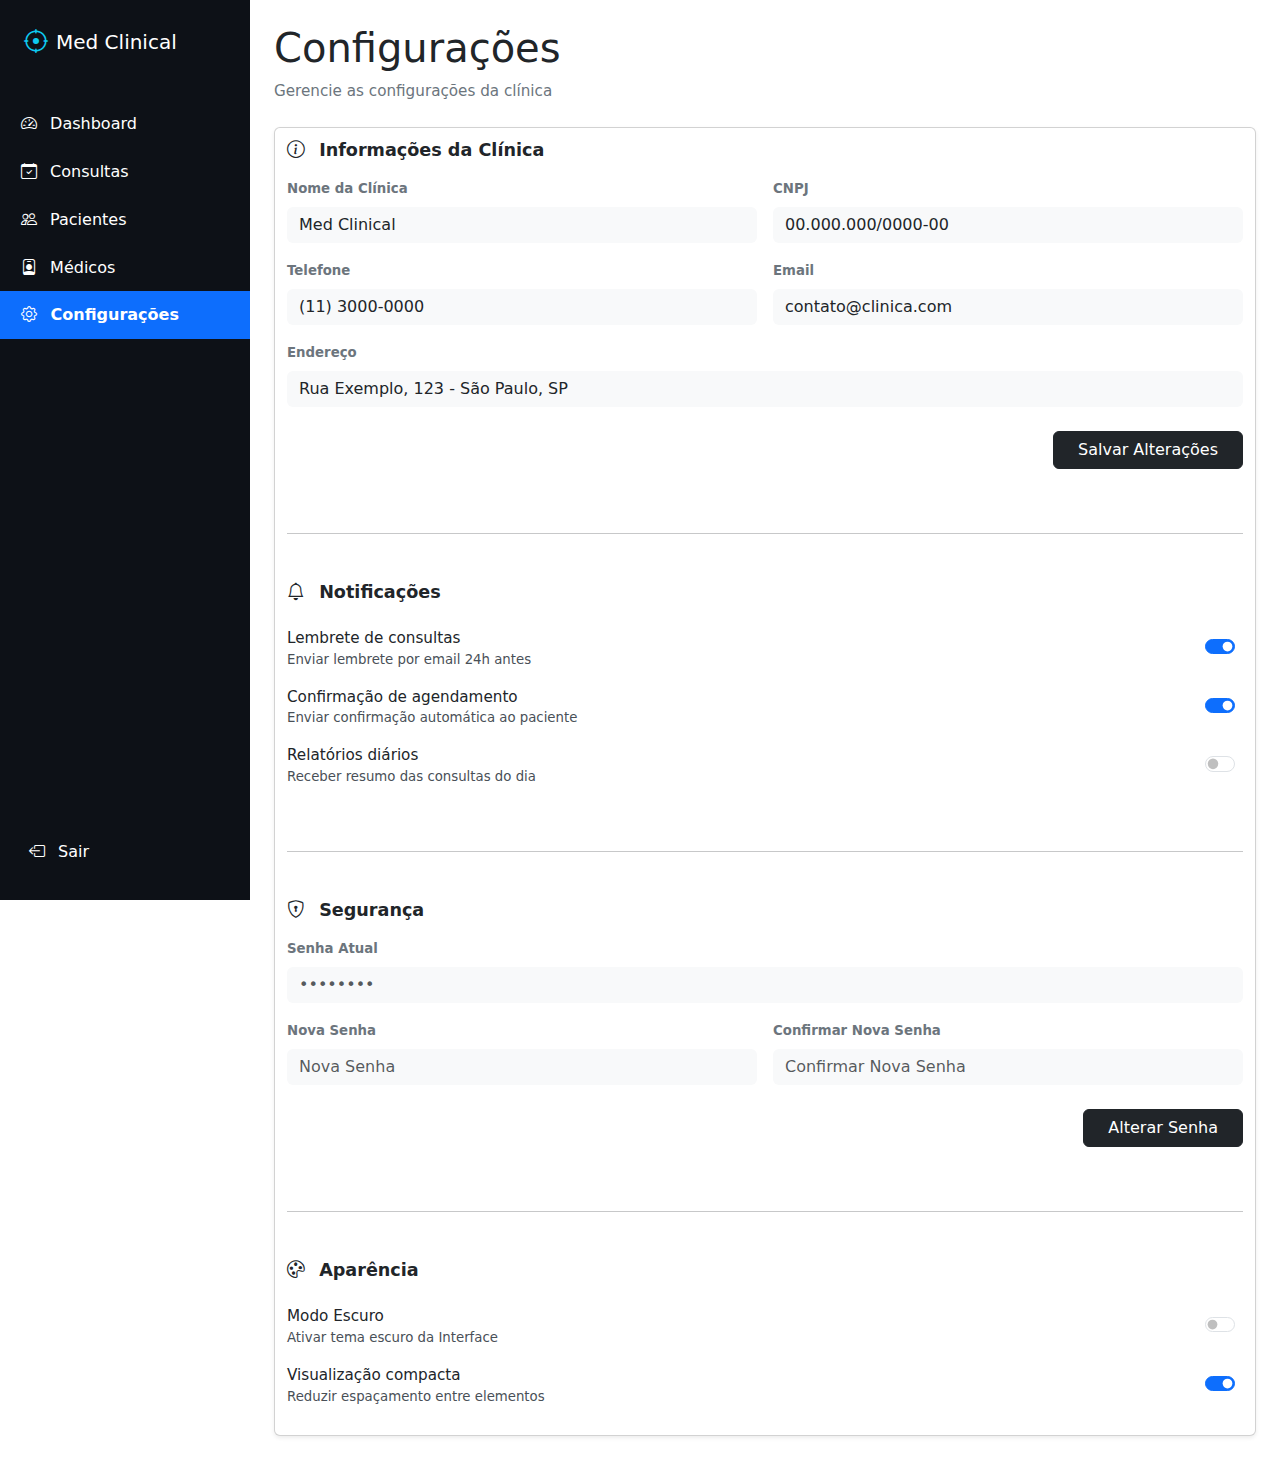
<file: configuracoes.html>
<!DOCTYPE html>
<html lang="pt-br"> 
<head>
    <meta charset="UTF-8">
    <meta name="viewport" content="width=device-width, initial-scale=1.0">
    <title>Med Clinical | Configurações</title>
    <link href="https://cdn.jsdelivr.net/npm/bootstrap@5.3.3/dist/css/bootstrap.min.css" rel="stylesheet">
    <link rel="stylesheet" href="https://cdn.jsdelivr.net/npm/bootstrap-icons@1.11.3/font/bootstrap-icons.min.css">
    <link rel="stylesheet" href="style.css"> 
</head>

<body>

    <div class="d-flex" id="wrapper">
        <div class="sidebar-wrapper bg-dark text-white d-flex flex-column" id="sidebar-wrapper">
            <div class="sidebar-heading p-4 mb-3 d-flex align-items-center">
                <i class="bi bi-crosshair text-info fs-4 me-2"></i>
                <h2 class="h5 mb-0">Med Clinical</h2>
            </div>
            
            <div class="list-group list-group-flush flex-grow-1" id="nav-menu">
                <a href="dashboard.html" class="list-group-item list-group-item-action py-3" data-page="dashboard">
                    <i class="bi bi-speedometer2 me-2"></i> Dashboard
                </a>
                <a href="consultas.html" class="list-group-item list-group-item-action py-3" data-page="consultas">
                    <i class="bi bi-calendar-check me-2"></i> Consultas
                </a>
                <a href="pacientes.html" class="list-group-item list-group-item-action py-3" data-page="pacientes">
                    <i class="bi bi-people me-2"></i> Pacientes
                </a>
                <a href="medicos.html" class="list-group-item list-group-item-action py-3" data-page="medicos">
                    <i class="bi bi-person-badge me-2"></i> Médicos
                </a>
                <a href="configuracoes.html" class="list-group-item list-group-item-action py-3 active" data-page="configuracoes">
                    <i class="bi bi-gear me-2"></i> Configurações
                </a>
            </div>

            <div class="mt-auto p-4">
                <a href="login.html" class="list-group-item list-group-item-action text-white-50">
                    <i class="bi bi-box-arrow-left me-2"></i> Sair
                </a>
            </div>
        </div>

        <div id="page-content-wrapper" class="flex-grow-1 p-4">
            
            <header class="mb-4">
                <h1 class="text-white">Configurações</h1>
                <p class="text-secondary">Gerencie as configurações da clínica</p>
            </header>

            <div class="card p-4 shadow-sm text-dark bg-white">
                
                <div class="mb-5">
                    <h5 class="fw-bold mb-3"><i class="bi bi-info-circle me-2"></i> Informações da Clínica</h5>
                    <form id="infoClinicaForm">
                        <div class="row g-3">
                            <div class="col-md-6">
                                <label for="nomeClinica" class="form-label small fw-bold text-muted">Nome da Clínica</label>
                                <input type="text" class="form-control bg-light border-0" id="nomeClinica" value="Med Clinical" disabled>
                            </div>
                            <div class="col-md-6">
                                <label for="cnpj" class="form-label small fw-bold text-muted">CNPJ</label>
                                <input type="text" class="form-control bg-light border-0" id="cnpj" value="00.000.000/0000-00" disabled>
                            </div>

                            <div class="col-md-6">
                                <label for="telefone" class="form-label small fw-bold text-muted">Telefone</label>
                                <input type="tel" class="form-control bg-light border-0" id="telefone" value="(11) 3000-0000">
                            </div>
                            <div class="col-md-6">
                                <label for="email" class="form-label small fw-bold text-muted">Email</label>
                                <input type="email" class="form-control bg-light border-0" id="email" value="contato@clinica.com">
                            </div>

                            <div class="col-12">
                                <label for="endereco" class="form-label small fw-bold text-muted">Endereço</label>
                                <input type="text" class="form-control bg-light border-0" id="endereco" value="Rua Exemplo, 123 - São Paulo, SP">
                            </div>
                        </div>
                        
                        <div class="d-flex justify-content-end mt-4">
                            <button type="submit" class="btn btn-dark px-4" id="salvarInfoClinica">Salvar Alterações</button>
                        </div>
                    </form>
                </div>

                <hr class="mb-5">

                <div class="mb-5">
                    <h5 class="fw-bold mb-4"><i class="bi bi-bell me-2"></i> Notificações</h5>
                    
                    <div class="row align-items-center mb-3">
                        <div class="col-md-10">
                            <label class="form-label fw-normal mb-0">Lembrete de consultas</label>
                            <p class="small text-muted mb-0">Enviar lembrete por email 24h antes</p>
                        </div>
                        <div class="col-md-2 d-flex justify-content-end">
                            <div class="form-check form-switch">
                                <input class="form-check-input" type="checkbox" role="switch" id="lembreteSwitch" checked>
                            </div>
                        </div>
                    </div>

                    <div class="row align-items-center mb-3">
                        <div class="col-md-10">
                            <label class="form-label fw-normal mb-0">Confirmação de agendamento</label>
                            <p class="small text-muted mb-0">Enviar confirmação automática ao paciente</p>
                        </div>
                        <div class="col-md-2 d-flex justify-content-end">
                            <div class="form-check form-switch">
                                <input class="form-check-input" type="checkbox" role="switch" id="confirmacaoSwitch" checked>
                            </div>
                        </div>
                    </div>

                    <div class="row align-items-center">
                        <div class="col-md-10">
                            <label class="form-label fw-normal mb-0">Relatórios diários</label>
                            <p class="small text-muted mb-0">Receber resumo das consultas do dia</p>
                        </div>
                        <div class="col-md-2 d-flex justify-content-end">
                            <div class="form-check form-switch">
                                <input class="form-check-input" type="checkbox" role="switch" id="relatoriosSwitch">
                            </div>
                        </div>
                    </div>
                </div>
                
                <hr class="mb-5">

                <div class="mb-5">
                    <h5 class="fw-bold mb-3"><i class="bi bi-shield-lock me-2"></i> Segurança</h5>
                    <form id="segurancaForm">
                        <div class="row g-3">
                            <div class="col-12">
                                <label for="senhaAtual" class="form-label small fw-bold text-muted">Senha Atual</label>
                                <input type="password" class="form-control bg-light border-0" id="senhaAtual" placeholder="••••••••" required>
                            </div>
                            <div class="col-md-6">
                                <label for="novaSenha" class="form-label small fw-bold text-muted">Nova Senha</label>
                                <input type="password" class="form-control bg-light border-0" id="novaSenha" placeholder="Nova Senha" required>
                            </div>
                            <div class="col-md-6">
                                <label for="confirmarSenha" class="form-label small fw-bold text-muted">Confirmar Nova Senha</label>
                                <input type="password" class="form-control bg-light border-0" id="confirmarSenha" placeholder="Confirmar Nova Senha" required>
                            </div>
                        </div>
                        
                        <div class="d-flex justify-content-end mt-4">
                            <button type="submit" class="btn btn-dark px-4" id="alterarSenha">Alterar Senha</button>
                        </div>
                    </form>
                </div>
                
                <hr class="mb-5">

                <div>
                    <h5 class="fw-bold mb-4"><i class="bi bi-palette me-2"></i> Aparência</h5>

                    <div class="row align-items-center mb-3">
                        <div class="col-md-10">
                            <label class="form-label fw-normal mb-0">Modo Escuro</label>
                            <p class="small text-muted mb-0">Ativar tema escuro da Interface</p>
                        </div>
                        <div class="col-md-2 d-flex justify-content-end">
                            <div class="form-check form-switch">
                                <input class="form-check-input" type="checkbox" role="switch" id="darkModeSwitch">
                            </div>
                        </div>
                    </div>

                    <div class="row align-items-center mb-3">
                        <div class="col-md-10">
                            <label class="form-label fw-normal mb-0">Visualização compacta</label>
                            <p class="small text-muted mb-0">Reduzir espaçamento entre elementos</p>
                        </div>
                        <div class="col-md-2 d-flex justify-content-end">
                            <div class="form-check form-switch">
                                <input class="form-check-input" type="checkbox" role="switch" id="compactViewSwitch" checked>
                            </div>
                        </div>
                    </div>
                </div>
            </div>

        </div>
    </div>
    
    <script src="https://code.jquery.com/jquery-3.7.1.min.js"></script>
    <script src="https://cdn.jsdelivr.net/npm/bootstrap@5.3.3/dist/js/bootstrap.bundle.min.js"></script>
    <script src="script.js"></script> 
</body>
</html>
</file>
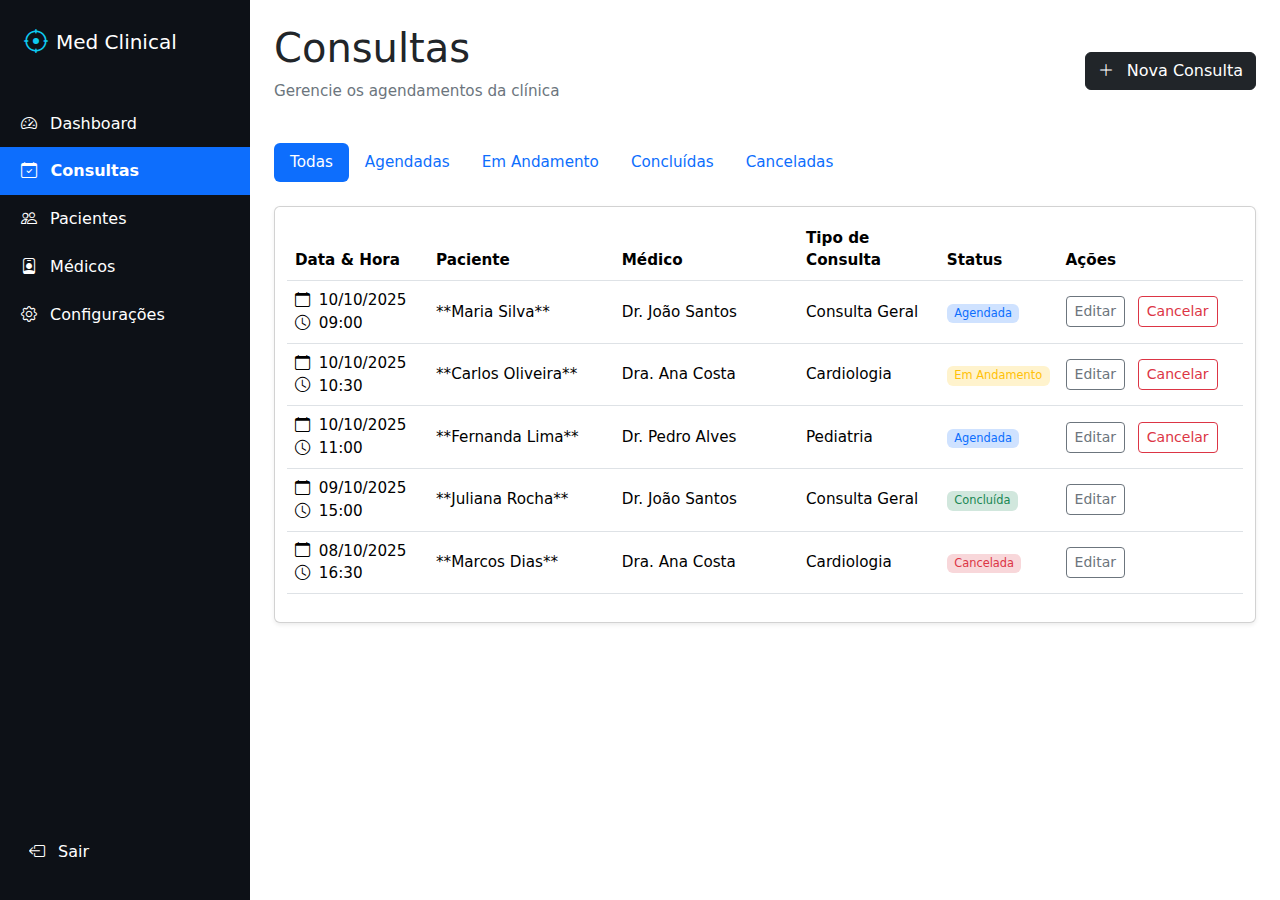
<file: consultas.html>
<!DOCTYPE html>
<html lang="pt-br"> 
<head>
    <meta charset="UTF-8">
    <meta name="viewport" content="width=device-width, initial-scale=1.0">
    <title>Med Clinical | Consultas</title>
    <link href="https://cdn.jsdelivr.net/npm/bootstrap@5.3.3/dist/css/bootstrap.min.css" rel="stylesheet">
    <link rel="stylesheet" href="https://cdn.jsdelivr.net/npm/bootstrap-icons@1.11.3/font/bootstrap-icons.min.css">
    <link rel="stylesheet" href="style.css"> 
</head>

<body>

    <div class="d-flex" id="wrapper">
        <div class="sidebar-wrapper bg-dark text-white d-flex flex-column" id="sidebar-wrapper">
            <div class="sidebar-heading p-4 mb-3 d-flex align-items-center">
                <i class="bi bi-crosshair text-info fs-4 me-2"></i>
                <h2 class="h5 mb-0">Med Clinical</h2>
            </div>
            
            <div class="list-group list-group-flush flex-grow-1" id="nav-menu">
                <a href="dashboard.html" class="list-group-item list-group-item-action py-3" data-page="dashboard">
                    <i class="bi bi-speedometer2 me-2"></i> Dashboard
                </a>
                <a href="consultas.html" class="list-group-item list-group-item-action py-3 active" data-page="consultas">
                    <i class="bi bi-calendar-check me-2"></i> Consultas
                </a>
                <a href="pacientes.html" class="list-group-item list-group-item-action py-3" data-page="pacientes">
                    <i class="bi bi-people me-2"></i> Pacientes
                </a>
                <a href="medicos.html" class="list-group-item list-group-item-action py-3" data-page="medicos">
                    <i class="bi bi-person-badge me-2"></i> Médicos
                </a>
                <a href="configuracoes.html" class="list-group-item list-group-item-action py-3" data-page="configuracoes">
                    <i class="bi bi-gear me-2"></i> Configurações
                </a>
            </div>

            <div class="mt-auto p-4">
                <a href="login.html" class="list-group-item list-group-item-action text-white-50">
                    <i class="bi bi-box-arrow-left me-2"></i> Sair
                </a>
            </div>
        </div>

        <div id="page-content-wrapper" class="flex-grow-1 p-4">
            
            <header class="d-flex justify-content-between align-items-center mb-4">
                <div>
                    <h1 class="text-white">Consultas</h1>
                    <p class="text-secondary">Gerencie os agendamentos da clínica</p>
                </div>
                <button class="btn btn-dark" data-bs-toggle="modal" data-bs-target="#novaConsultaModal">
                    <i class="bi bi-plus-lg me-2"></i> Nova Consulta
                </button>
            </header>

            <ul class="nav nav-pills mb-4" id="consultas-tabs" role="tablist">
                <li class="nav-item" role="presentation">
                    <button class="nav-link active" id="todas-tab" data-bs-toggle="pill" data-bs-target="#todas" type="button" role="tab" aria-controls="todas" aria-selected="true">Todas</button>
                </li>
                <li class="nav-item" role="presentation">
                    <button class="nav-link" id="agendadas-tab" data-bs-toggle="pill" data-bs-target="#agendadas" type="button" role="tab" aria-controls="agendadas" aria-selected="false">Agendadas</button>
                </li>
                <li class="nav-item" role="presentation">
                    <button class="nav-link" id="em-andamento-tab" data-bs-toggle="pill" data-bs-target="#em-andamento" type="button" role="tab" aria-controls="em-andamento" aria-selected="false">Em Andamento</button>
                </li>
                <li class="nav-item" role="presentation">
                    <button class="nav-link" id="concluidas-tab" data-bs-toggle="pill" data-bs-target="#concluidas" type="button" role="tab" aria-controls="concluidas" aria-selected="false">Concluídas</button>
                </li>
                <li class="nav-item" role="presentation">
                    <button class="nav-link" id="canceladas-tab" data-bs-toggle="pill" data-bs-target="#canceladas" type="button" role="tab" aria-controls="canceladas" aria-selected="false">Canceladas</button>
                </li>
            </ul>

            <div class="tab-content" id="consultas-tabContent">
                <div class="tab-pane fade show active" id="todas" role="tabpanel" aria-labelledby="todas-tab">
                    
                    <div class="card p-3 shadow-sm text-dark bg-white">
                        <div class="table-responsive">
                            <table class="table align-middle">
                                <thead class="border-bottom">
                                    <tr>
                                        <th style="width: 15%">Data & Hora</th>
                                        <th style="width: 20%">Paciente</th>
                                        <th style="width: 20%">Médico</th>
                                        <th style="width: 15%">Tipo de Consulta</th>
                                        <th style="width: 10%">Status</th>
                                        <th style="width: 20%">Ações</th>
                                    </tr>
                                </thead>
                                <tbody>
                                    
                                    <tr data-status="agendadas" data-consulta-id="101">
                                        <td>
                                            <i class="bi bi-calendar me-1"></i> 10/10/2025<br>
                                            <i class="bi bi-clock me-1"></i> 09:00
                                        </td>
                                        <td>**Maria Silva**</td>
                                        <td>Dr. João Santos</td>
                                        <td>Consulta Geral</td>
                                        <td><span class="badge bg-primary-subtle text-primary fw-normal">Agendada</span></td>
                                        <td>
                                            <button class="btn btn-sm btn-outline-secondary me-2" data-bs-toggle="modal" data-bs-target="#editarConsultaModal">Editar</button>
                                            <button class="btn btn-sm btn-outline-danger btn-cancelar-consulta" data-bs-toggle="modal" data-bs-target="#cancelarConsultaModal">Cancelar</button>
                                        </td>
                                    </tr>
                                    
                                    <tr data-status="em-andamento" data-consulta-id="102">
                                        <td>
                                            <i class="bi bi-calendar me-1"></i> 10/10/2025<br>
                                            <i class="bi bi-clock me-1"></i> 10:30
                                        </td>
                                        <td>**Carlos Oliveira**</td>
                                        <td>Dra. Ana Costa</td>
                                        <td>Cardiologia</td>
                                        <td><span class="badge bg-warning-subtle text-warning fw-normal">Em Andamento</span></td>
                                        <td>
                                            <button class="btn btn-sm btn-outline-secondary me-2" data-bs-toggle="modal" data-bs-target="#editarConsultaModal">Editar</button>
                                            <button class="btn btn-sm btn-outline-danger btn-cancelar-consulta" data-bs-toggle="modal" data-bs-target="#cancelarConsultaModal">Cancelar</button>
                                        </td>
                                    </tr>

                                    <tr data-status="agendadas" data-consulta-id="103">
                                        <td>
                                            <i class="bi bi-calendar me-1"></i> 10/10/2025<br>
                                            <i class="bi bi-clock me-1"></i> 11:00
                                        </td>
                                        <td>**Fernanda Lima**</td>
                                        <td>Dr. Pedro Alves</td>
                                        <td>Pediatria</td>
                                        <td><span class="badge bg-primary-subtle text-primary fw-normal">Agendada</span></td>
                                        <td>
                                            <button class="btn btn-sm btn-outline-secondary me-2" data-bs-toggle="modal" data-bs-target="#editarConsultaModal">Editar</button>
                                            <button class="btn btn-sm btn-outline-danger btn-cancelar-consulta" data-bs-toggle="modal" data-bs-target="#cancelarConsultaModal">Cancelar</button>
                                        </td>
                                    </tr>

                                    <tr data-status="concluidas" data-consulta-id="104">
                                        <td>
                                            <i class="bi bi-calendar me-1"></i> 09/10/2025<br>
                                            <i class="bi bi-clock me-1"></i> 15:00
                                        </td>
                                        <td>**Juliana Rocha**</td>
                                        <td>Dr. João Santos</td>
                                        <td>Consulta Geral</td>
                                        <td><span class="badge bg-success-subtle text-success fw-normal">Concluída</span></td>
                                        <td>
                                            <button class="btn btn-sm btn-outline-secondary" data-bs-toggle="modal" data-bs-target="#editarConsultaModal">Editar</button>
                                        </td>
                                    </tr>
                                    
                                    <tr data-status="canceladas" data-consulta-id="105">
                                        <td>
                                            <i class="bi bi-calendar me-1"></i> 08/10/2025<br>
                                            <i class="bi bi-clock me-1"></i> 16:30
                                        </td>
                                        <td>**Marcos Dias**</td>
                                        <td>Dra. Ana Costa</td>
                                        <td>Cardiologia</td>
                                        <td><span class="badge bg-danger-subtle text-danger fw-normal">Cancelada</span></td>
                                        <td>
                                            <button class="btn btn-sm btn-outline-secondary" data-bs-toggle="modal" data-bs-target="#editarConsultaModal">Editar</button>
                                        </td>
                                    </tr>
                                    
                                </tbody>
                            </table>
                        </div>
                    </div>
                    
                </div>
            </div>

        </div>
    </div>
    
    <div class="modal fade" id="novaConsultaModal" tabindex="-1" aria-labelledby="novaConsultaModalLabel" aria-hidden="true">
        <div class="modal-dialog modal-lg modal-dialog-centered">
            <div class="modal-content text-dark bg-white" data-bs-theme="light"> 
                <div class="modal-header border-0 pb-0">
                    <h5 class="modal-title fw-bold" id="novaConsultaModalLabel">Agendar Nova Consulta</h5>
                    <button type="button" class="btn-close" data-bs-dismiss="modal" aria-label="Close"></button>
                </div>
                <div class="modal-body pt-0">
                    <form id="agendamentoForm">
                        <div class="row mb-3">
                            <div class="col-md-6 mb-3">
                                <label for="pacienteSelect" class="form-label fw-bold">Paciente</label>
                                <select class="form-select form-select-lg" id="pacienteSelect" required>
                                    <option value="" disabled selected>Selecione o paciente</option>
                                    <option value="1">Maria Silva</option>
                                    <option value="2">Carlos Oliveira</option>
                                </select>
                            </div>
                            <div class="col-md-6 mb-3">
                                <label for="medicoSelect" class="form-label fw-bold">Médico</label>
                                <select class="form-select form-select-lg" id="medicoSelect" required>
                                    <option value="" disabled selected>Selecione o médico</option>
                                    <option value="1">Dr. João Santos</option>
                                    <option value="2">Dra. Ana Costa</option>
                                </select>
                            </div>
                        </div>

                        <div class="row mb-3">
                            <div class="col-md-6 mb-3">
                                <label for="dataInput" class="form-label fw-bold">Data</label>
                                <div class="input-group input-group-lg">
                                    <input type="date" class="form-control" id="dataInput" placeholder="dd/mm/aaaa" required>
                                </div>
                            </div>
                            <div class="col-md-6 mb-3">
                                <label for="horarioInput" class="form-label fw-bold">Horário</label>
                                <div class="input-group input-group-lg">
                                    <input type="time" class="form-control" id="horarioInput" placeholder="--:--" required>
                                </div>
                            </div>
                        </div>
                        
                        <div class="mb-4">
                            <label for="tipoConsultaSelect" class="form-label fw-bold">Tipo de Consulta</label>
                            <select class="form-select form-select-lg" id="tipoConsultaSelect" required>
                                <option value="" disabled selected>Selecione o tipo</option>
                                <option value="geral">Consulta Geral</option>
                                <option value="cardio">Cardiologia</option>
                                <option value="pedia">Pediatria</option>
                            </select>
                        </div>
                        
                        <div class="d-flex justify-content-end gap-3">
                            <button type="button" class="btn btn-outline-secondary px-4" data-bs-dismiss="modal">Cancelar</button>
                            <button type="submit" class="btn btn-dark px-4">Agendar Consulta</button>
                        </div>
                    </form>
                </div>
            </div>
        </div>
    </div>
    <div class="modal fade" id="editarConsultaModal" tabindex="-1" aria-labelledby="editarConsultaModalLabel" aria-hidden="true">
        <div class="modal-dialog modal-lg modal-dialog-centered">
            <div class="modal-content text-dark bg-white" data-bs-theme="light"> 
                <div class="modal-header border-0 pb-0">
                    <h5 class="modal-title fw-bold" id="editarConsultaModalLabel">Editar Consulta Existente</h5>
                    <button type="button" class="btn-close" data-bs-dismiss="modal" aria-label="Close"></button>
                </div>
                <div class="modal-body pt-0">
                    <form id="edicaoConsultaForm">
                        <div class="row mb-3">
                            <div class="col-md-6 mb-3">
                                <label for="pacienteEdit" class="form-label fw-bold">Paciente</label>
                                <select class="form-select form-select-lg" id="pacienteEdit" required>
                                    <option value="" disabled>Selecione o paciente</option>
                                    <option value="1" selected>Maria Silva</option>
                                    <option value="2">Carlos Oliveira</option>
                                </select>
                            </div>
                            <div class="col-md-6 mb-3">
                                <label for="medicoEdit" class="form-label fw-bold">Médico</label>
                                <select class="form-select form-select-lg" id="medicoEdit" required>
                                    <option value="" disabled>Selecione o médico</option>
                                    <option value="1">Dr. João Santos</option>
                                    <option value="2" selected>Dra. Ana Costa</option>
                                </select>
                            </div>
                        </div>

                        <div class="row mb-3">
                            <div class="col-md-6 mb-3">
                                <label for="dataEdit" class="form-label fw-bold">Data</label>
                                <div class="input-group input-group-lg">
                                    <input type="date" class="form-control" id="dataEdit" value="2025-10-10" required>
                                </div>
                            </div>
                            <div class="col-md-6 mb-3">
                                <label for="horarioEdit" class="form-label fw-bold">Horário</label>
                                <div class="input-group input-group-lg">
                                    <input type="time" class="form-control" id="horarioEdit" value="10:30" required>
                                </div>
                            </div>
                        </div>
                        
                        <div class="mb-4">
                            <label for="tipoConsultaEdit" class="form-label fw-bold">Tipo de Consulta</label>
                            <select class="form-select form-select-lg" id="tipoConsultaEdit" required>
                                <option value="" disabled>Selecione o tipo</option>
                                <option value="geral">Consulta Geral</option>
                                <option value="cardio" selected>Cardiologia</option>
                            </select>
                        </div>
                        
                        <div class="d-flex justify-content-end gap-3">
                            <button type="button" class="btn btn-outline-secondary px-4" data-bs-dismiss="modal">Cancelar</button>
                            <button type="submit" class="btn btn-dark px-4">Salvar Alterações</button>
                        </div>
                    </form>
                </div>
            </div>
        </div>
    </div>
    <div class="modal fade" id="cancelarConsultaModal" tabindex="-1" aria-labelledby="cancelarConsultaModalLabel" aria-hidden="true">
        <div class="modal-dialog modal-sm modal-dialog-centered">
            <div class="modal-content text-dark bg-white" data-bs-theme="light"> 
                <div class="modal-header border-0">
                    <h5 class="modal-title fw-bold" id="cancelarConsultaModalLabel">Confirmar Cancelamento</h5>
                    <button type="button" class="btn-close" data-bs-dismiss="modal" aria-label="Close"></button>
                </div>
                <div class="modal-body">
                    <p>Tem certeza que deseja **cancelar** a consulta de <span id="cancelamento-details" class="fw-bold"></span>?</p>
                    
                    <div class="d-flex justify-content-end gap-2">
                        <button type="button" class="btn btn-outline-secondary" data-bs-dismiss="modal">Não, Manter</button>
                        <button type="button" class="btn btn-danger" id="confirmarCancelamento">Sim, Cancelar</button>
                    </div>
                </div>
            </div>
        </div>
    </div>
    <script src="https://code.jquery.com/jquery-3.7.1.min.js"></script>
    <script src="https://cdn.jsdelivr.net/npm/bootstrap@5.3.3/dist/js/bootstrap.bundle.min.js"></script>
    <script src="script.js"></script>
</body>
</html>
</file>
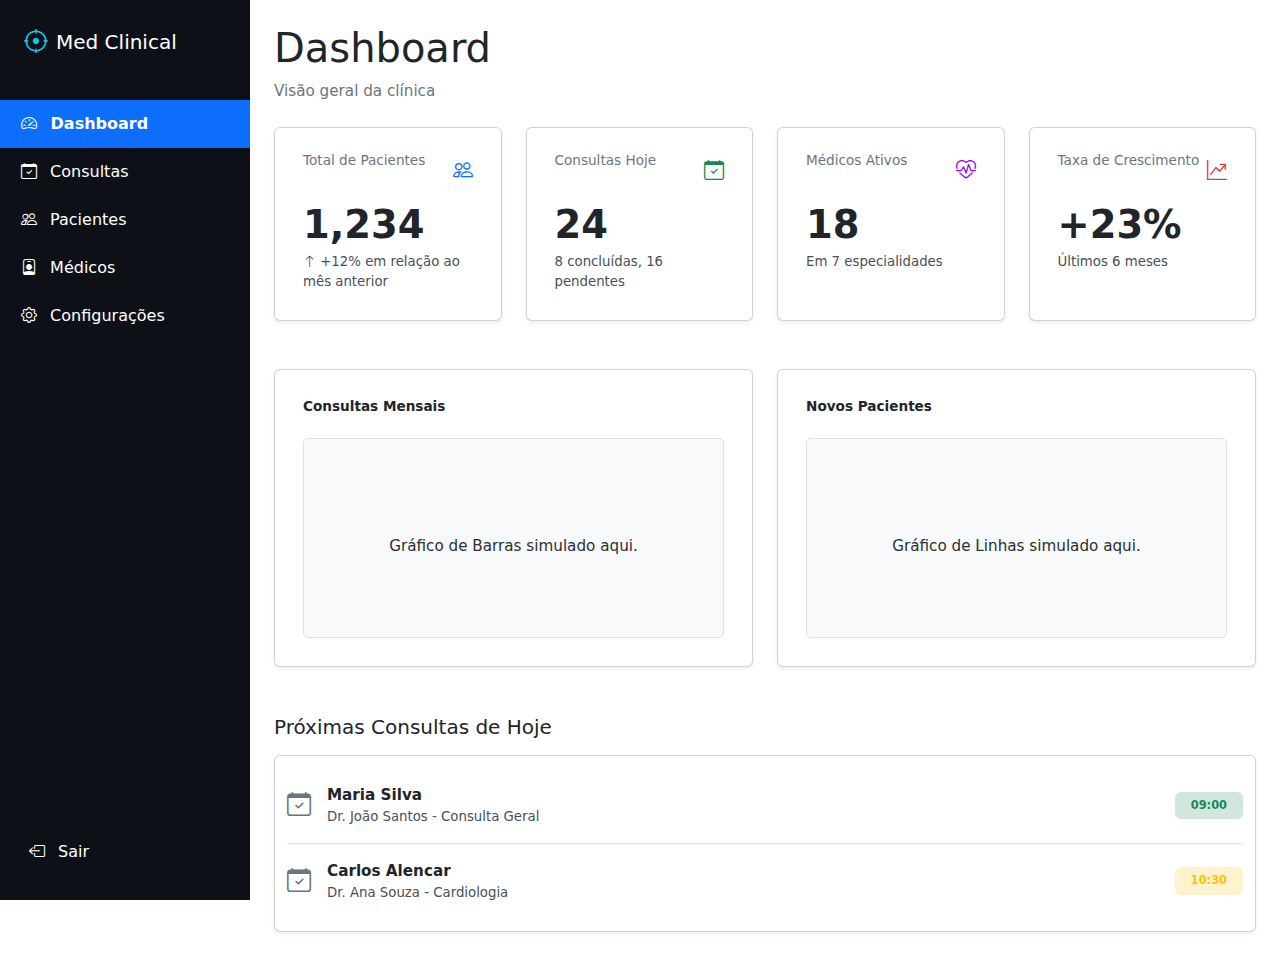
<file: dashboard.html>
<!DOCTYPE html>
<html lang="pt-br" data-bs-theme="dark">
<head>
    <meta charset="UTF-8">
    <meta name="viewport" content="width=device-width, initial-scale=1.0">
    <title>Med Clinical | Dashboard</title>
    <link href="https://cdn.jsdelivr.net/npm/bootstrap@5.3.3/dist/css/bootstrap.min.css" rel="stylesheet">
    <link rel="stylesheet" href="https://cdn.jsdelivr.net/npm/bootstrap-icons@1.11.3/font/bootstrap-icons.min.css">
    <link rel="stylesheet" href="style.css"> 
</head>

<body>

    <div class="d-flex" id="wrapper">
        <div class="sidebar-wrapper bg-dark text-white d-flex flex-column" id="sidebar-wrapper">
            <div class="sidebar-heading p-4 mb-3 d-flex align-items-center">
                <i class="bi bi-crosshair text-info fs-4 me-2"></i>
                <h2 class="h5 mb-0">Med Clinical</h2>
            </div>
            
            <div class="list-group list-group-flush flex-grow-1" id="nav-menu">
                <a href="dashboard.html" class="list-group-item list-group-item-action py-3 active" data-page="dashboard">
                    <i class="bi bi-speedometer2 me-2"></i> Dashboard
                </a>
                <a href="consultas.html" class="list-group-item list-group-item-action py-3" data-page="consultas">
                    <i class="bi bi-calendar-check me-2"></i> Consultas
                </a>
                <a href="pacientes.html" class="list-group-item list-group-item-action py-3" data-page="pacientes">
                    <i class="bi bi-people me-2"></i> Pacientes
                </a>
                <a href="medicos.html" class="list-group-item list-group-item-action py-3" data-page="medicos">
                    <i class="bi bi-person-badge me-2"></i> Médicos
                </a>
                <a href="configuracoes.html" class="list-group-item list-group-item-action py-3" data-page="configuracoes">
                     <i class="bi bi-gear me-2"></i> Configurações
                </a>
            </div>

            <div class="mt-auto p-4">
                <a href="login.html" class="list-group-item list-group-item-action text-white-50">
                    <i class="bi bi-box-arrow-left me-2"></i> Sair
                </a>
            </div>
        </div>

        <div id="page-content-wrapper" class="flex-grow-1 p-4">
            
            <header class="mb-4">
                <h1 class="text-white">Dashboard</h1>
                <p class="text-secondary">Visão geral da clínica</p>
            </header>

            <div class="row mb-5 gy-4">
                <div class="col-md-6 col-lg-3">
                    <div class="card h-100 p-3 shadow-sm text-dark bg-white">
                        <div class="card-body">
                            <div class="d-flex justify-content-between align-items-start mb-3">
                                <h6 class="card-subtitle mb-2 text-muted">Total de Pacientes</h6>
                                <i class="bi bi-people text-primary fs-5"></i>
                            </div>
                            <h2 class="card-title display-6 fw-bold mb-1">1,234</h2>
                            <p class="card-text small text-success">
                                <i class="bi bi-arrow-up"></i> +12% em relação ao mês anterior
                            </p>
                        </div>
                    </div>
                </div>
                <div class="col-md-6 col-lg-3">
                    <div class="card h-100 p-3 shadow-sm text-dark bg-white">
                        <div class="card-body">
                            <div class="d-flex justify-content-between align-items-start mb-3">
                                <h6 class="card-subtitle mb-2 text-muted">Consultas Hoje</h6>
                                <i class="bi bi-calendar-check text-success fs-5"></i>
                            </div>
                            <h2 class="card-title display-6 fw-bold mb-1">24</h2>
                            <p class="card-text small text-muted">
                                8 concluídas, 16 pendentes
                            </p>
                        </div>
                    </div>
                </div>
                <div class="col-md-6 col-lg-3">
                    <div class="card h-100 p-3 shadow-sm text-dark bg-white">
                        <div class="card-body">
                            <div class="d-flex justify-content-between align-items-start mb-3">
                                <h6 class="card-subtitle mb-2 text-muted">Médicos Ativos</h6>
                                <i class="bi bi-heart-pulse text-purple fs-5"></i>
                            </div>
                            <h2 class="card-title display-6 fw-bold mb-1">18</h2>
                            <p class="card-text small text-muted">
                                Em 7 especialidades
                            </p>
                        </div>
                    </div>
                </div>
                <div class="col-md-6 col-lg-3">
                    <div class="card h-100 p-3 shadow-sm text-dark bg-white">
                        <div class="card-body">
                            <div class="d-flex justify-content-between align-items-start mb-3">
                                <h6 class="card-subtitle mb-2 text-muted">Taxa de Crescimento</h6>
                                <i class="bi bi-graph-up-arrow text-danger fs-5"></i>
                            </div>
                            <h2 class="card-title display-6 fw-bold mb-1">+23%</h2>
                            <p class="card-text small text-muted">
                                Últimos 6 meses
                            </p>
                        </div>
                    </div>
                </div>
            </div>

            <div class="row mb-5 gy-4">
    
    <div class="col-lg-6">
        <div class="card h-100 p-3 shadow-sm text-dark bg-white">
            <div class="card-body">
                <h6 class="card-title fw-bold mb-4">Consultas Mensais</h6>
                <div class="chart-placeholder-clean">
                    <p class="text-center text-secondary-emphasis pt-5 mt-5">Gráfico de Barras simulado aqui.</p>
                </div>
            </div>
        </div>
    </div>

    <div class="col-lg-6">
        <div class="card h-100 p-3 shadow-sm text-dark bg-white">
            <div class="card-body">
                <h6 class="card-title fw-bold mb-4">Novos Pacientes</h6>
                <div class="chart-placeholder-clean">
                    <p class="text-center text-secondary-emphasis pt-5 mt-5">Gráfico de Linhas simulado aqui.</p>
                </div>
            </div>
        </div>
    </div>
</div>

            <div class="row">
                <div class="col-12">
                    <h5 class="text-white mb-3">Próximas Consultas de Hoje</h5>
                    <div class="card p-3 shadow-sm text-dark bg-white">
                        <div class="card-body p-0">
                            <div class="list-group-item d-flex justify-content-between align-items-center py-3 border-bottom">
                                <div class="d-flex align-items-center">
                                    <i class="bi bi-calendar-check text-muted fs-4 me-3"></i>
                                    <div>
                                        <p class="mb-0 fw-bold">Maria Silva</p>
                                        <p class="mb-0 small text-muted">Dr. João Santos - Consulta Geral</p>
                                    </div>
                                </div>
                                <span class="badge bg-success-subtle text-success py-2 px-3">09:00</span>
                            </div>
                            <div class="list-group-item d-flex justify-content-between align-items-center py-3">
                                <div class="d-flex align-items-center">
                                    <i class="bi bi-calendar-check text-muted fs-4 me-3"></i>
                                    <div>
                                        <p class="mb-0 fw-bold">Carlos Alencar</p>
                                        <p class="mb-0 small text-muted">Dr. Ana Souza - Cardiologia</p>
                                    </div>
                                </div>
                                <span class="badge bg-warning-subtle text-warning py-2 px-3">10:30</span>
                            </div>
                        </div>
                    </div>
                </div>
            </div>

        </div>
    </div>

    <script src="https://code.jquery.com/jquery-3.7.1.min.js"></script>
    <script src="https://cdn.jsdelivr.net/npm/bootstrap@5.3.3/dist/js/bootstrap.bundle.min.js"></script>
    <script src="script.js"></script> </body>
</html>
</file>
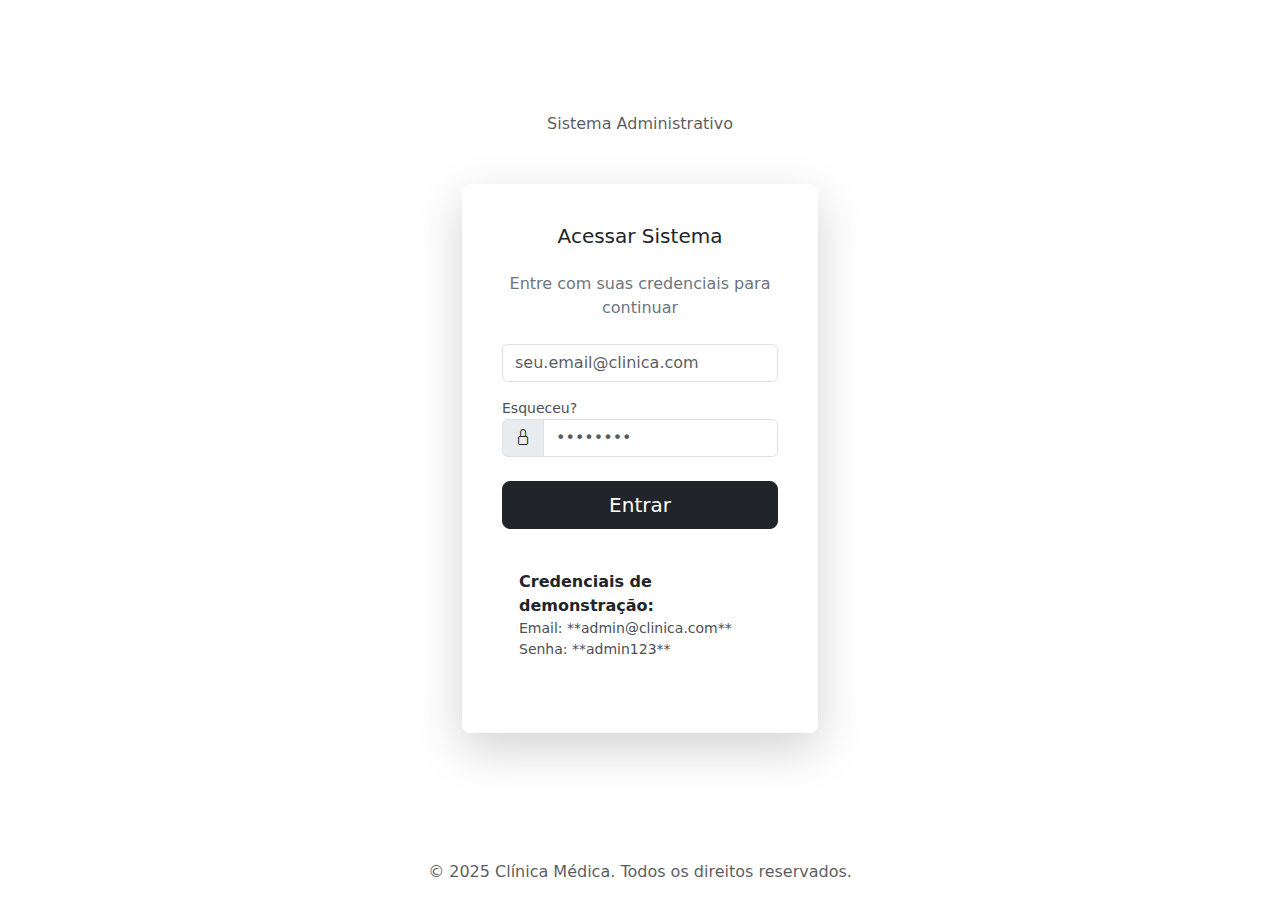
<file: login.html>
<!DOCTYPE html>
<html lang="pt-br" data-bs-theme="dark">
<head>
    <meta charset="UTF-8">
    <meta name="viewport" content="width=device-width, initial-scale=1.0">
    <title>Med Clinical | Login</title>
    <link href="https://cdn.jsdelivr.net/npm/bootstrap@5.3.3/dist/css/bootstrap.min.css" rel="stylesheet">
    <link rel="stylesheet" href="https://cdn.jsdelivr.net/npm/bootstrap-icons@1.11.3/font/bootstrap-icons.min.css">
    <link rel="stylesheet" href="style.css"> 
</head>

<body class="d-flex flex-column min-vh-100">

    <main class="flex-grow-1 d-flex align-items-center justify-content-center">
        <div class="container">
            <div class="row justify-content-center">
                <div class="col-12 col-sm-10 col-md-8 col-lg-5 col-xl-4 text-center">

                    <div class="mb-5 text-white">
                        <i class="bi bi-stethoscope fs-1 mb-2 text-white"></i>
                        <h1 class="h3 mb-0">Med Clinical</h1>
                        <p class="text-muted">Sistema Administrativo</p>
                    </div>

                    <div class="card p-4 shadow-lg rounded-3 border-0 bg-white text-dark">
                        <div class="card-body">
                            <h2 class="h5 card-title mb-4">Acessar Sistema</h2>
                            <p class="card-text text-secondary mb-4">Entre com suas credenciais para continuar</p> 

                            <form id="loginForm">
                                <div class="mb-3 text-start">
                                    <label for="email" class="form-label visually-hidden">Email</label>
                                    <div class="input-group">
                                        <input type="email" class="form-control" id="email" placeholder="seu.email@clinica.com" required>
                                    </div>
                                </div>
                                <div class="mb-3 text-start">
                                    <div class="d-flex justify-content-between align-items-center">
                                        <label for="senha" class="form-label visually-hidden">Senha</label>
                                        <a href="#" class="link-primary text-decoration-none small" id="forgotPassword">Esqueceu?</a>
                                    </div>
                                    <div class="input-group">
                                        <span class="input-group-text"><i class="bi bi-lock"></i></span>
                                        <input type="password" class="form-control" id="senha" placeholder="••••••••" required>
                                    </div>
                                </div>

                                <div class="d-grid mt-4">
                                    <button type="submit" class="btn btn-dark btn-lg">Entrar</button>
                                </div>
                            </form>

                            <div id="feedbackMessage" class="alert mt-3 d-none" role="alert"></div>

                            <div class="alert alert-info-subtle text-start p-3 mt-4" role="alert">
                                <strong>Credenciais de demonstração:</strong>
                                <p class="mb-0 small">Email: **admin@clinica.com**</p>
                                <p class="mb-0 small">Senha: **admin123**</p>
                            </div>

                        </div>
                    </div>
                    
                </div>
            </div>
        </div>
    </main>

    <footer class="text-center mt-5 mb-3 text-muted">
        &copy; 2025 Clínica Médica. Todos os direitos reservados.
    </footer>

    <script src="https://code.jquery.com/jquery-3.7.1.min.js"></script>
    <script src="https://cdn.jsdelivr.net/npm/bootstrap@5.3.3/dist/js/bootstrap.bundle.min.js"></script>
    <script src="script.js"></script> </body>
</html>
</file>
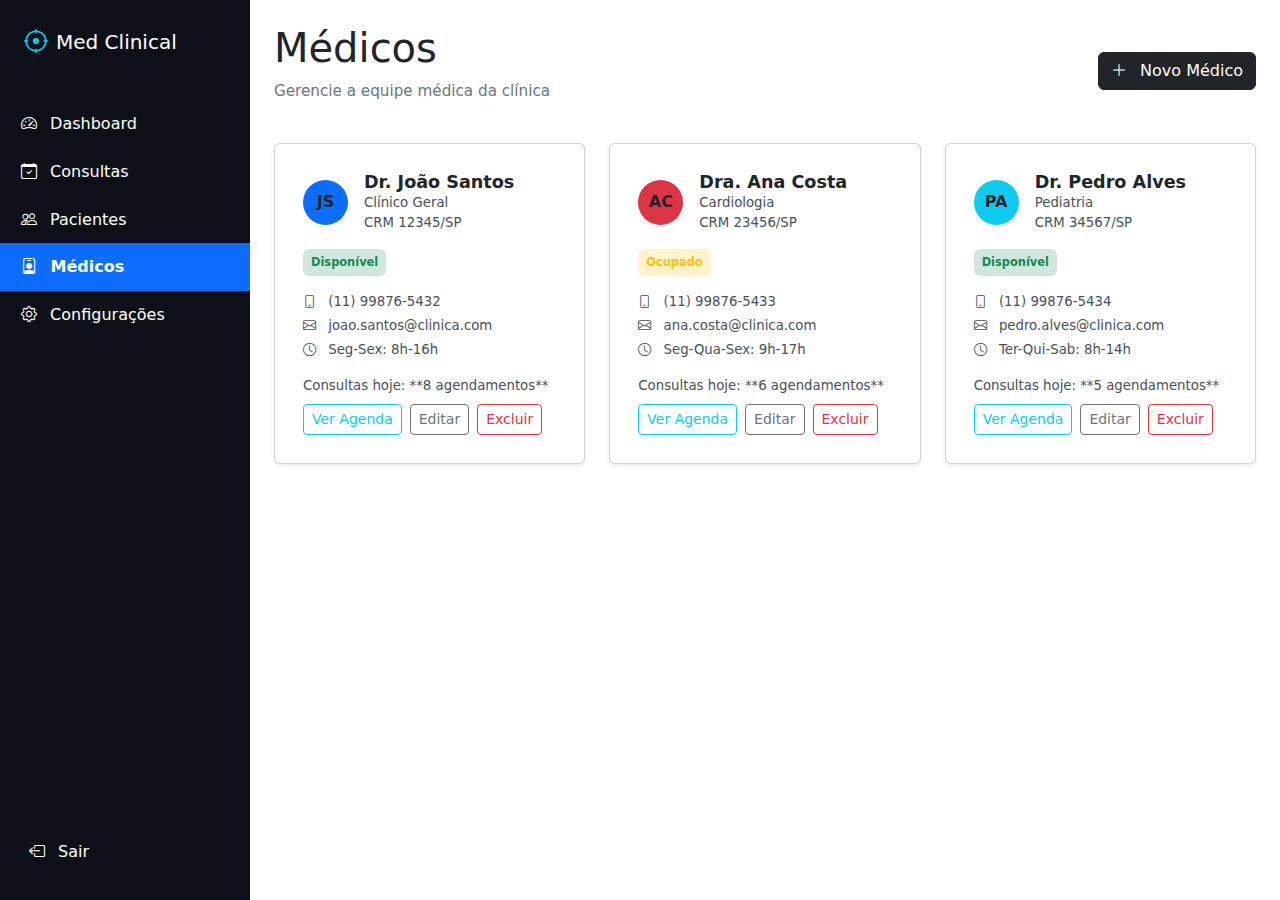
<file: medicos.html>
<!DOCTYPE html>
<html lang="pt-br"> 
<head>
    <meta charset="UTF-8">
    <meta name="viewport" content="width=device-width, initial-scale=1.0">
    <title>Med Clinical | Médicos</title>
    <link href="https://cdn.jsdelivr.net/npm/bootstrap@5.3.3/dist/css/bootstrap.min.css" rel="stylesheet">
    <link rel="stylesheet" href="https://cdn.jsdelivr.net/npm/bootstrap-icons@1.11.3/font/bootstrap-icons.min.css">
    <link rel="stylesheet" href="style.css"> 
</head>

<body>

    <div class="d-flex" id="wrapper">
        <div class="sidebar-wrapper bg-dark text-white d-flex flex-column" id="sidebar-wrapper">
            <div class="sidebar-heading p-4 mb-3 d-flex align-items-center">
                <i class="bi bi-crosshair text-info fs-4 me-2"></i>
                <h2 class="h5 mb-0">Med Clinical</h2>
            </div>
            
            <div class="list-group list-group-flush flex-grow-1" id="nav-menu">
                <a href="dashboard.html" class="list-group-item list-group-item-action py-3" data-page="dashboard">
                    <i class="bi bi-speedometer2 me-2"></i> Dashboard
                </a>
                <a href="consultas.html" class="list-group-item list-group-item-action py-3" data-page="consultas">
                    <i class="bi bi-calendar-check me-2"></i> Consultas
                </a>
                <a href="pacientes.html" class="list-group-item list-group-item-action py-3" data-page="pacientes">
                    <i class="bi bi-people me-2"></i> Pacientes
                </a>
                <a href="medicos.html" class="list-group-item list-group-item-action py-3 active" data-page="medicos">
                    <i class="bi bi-person-badge me-2"></i> Médicos
                </a>
                <a href="configuracoes.html" class="list-group-item list-group-item-action py-3" data-page="configuracoes">
                    <i class="bi bi-gear me-2"></i> Configurações
                </a>
            </div>

            <div class="mt-auto p-4">
                <a href="login.html" class="list-group-item list-group-item-action text-white-50">
                    <i class="bi bi-box-arrow-left me-2"></i> Sair
                </a>
            </div>
        </div>

        <div id="page-content-wrapper" class="flex-grow-1 p-4">
            
            <header class="d-flex justify-content-between align-items-center mb-4">
                <div>
                    <h1 class="text-white">Médicos</h1>
                    <p class="text-secondary">Gerencie a equipe médica da clínica</p>
                </div>
                <button class="btn btn-dark" data-bs-toggle="modal" data-bs-target="#novoMedicoModal">
                    <i class="bi bi-plus-lg me-2"></i> Novo Médico
                </button>
            </header>

            <div class="row row-cols-1 row-cols-md-2 row-cols-lg-3 g-4" id="medicosGrid">
                
                <div class="col" data-medico-id="M001" data-medico-nome="Dr. João Santos" data-crm="12345/SP" data-especialidade="Clínico Geral" data-telefone="(11) 99876-5432" data-horario="Seg-Sex: 8h-16h" data-status="Disponível">
                    <div class="card h-100 p-3 shadow-sm text-dark bg-white">
                        <div class="card-body">
                            <div class="d-flex align-items-center mb-3">
                                <div class="avatar bg-primary text-white me-3">JS</div>
                                <div>
                                    <h5 class="mb-0 fw-bold">Dr. João Santos</h5>
                                    <p class="mb-0 small text-muted">Clínico Geral</p>
                                    <p class="mb-0 small text-muted">CRM 12345/SP</p>
                                </div>
                            </div>

                            <span class="badge bg-success-subtle text-success mb-3 fw-bold p-2">Disponível</span>
                            
                            <ul class="list-unstyled small mb-3">
                                <li class="mb-1"><i class="bi bi-phone me-2"></i> (11) 99876-5432</li>
                                <li class="mb-1"><i class="bi bi-envelope me-2"></i> joao.santos@clinica.com</li>
                                <li class="mb-1"><i class="bi bi-clock me-2"></i> Seg-Sex: 8h-16h</li>
                            </ul>
                            
                            <p class="mb-2 small">Consultas hoje: **8 agendamentos**</p>
                            
                            <div class="d-flex gap-2">
                                <button class="btn btn-sm btn-outline-info btn-ver-agenda">Ver Agenda</button>
                                <button class="btn btn-sm btn-outline-secondary btn-editar-medico" data-bs-toggle="modal" data-bs-target="#editarMedicoModal">Editar</button>
                                <button class="btn btn-sm btn-outline-danger btn-excluir-medico" data-bs-toggle="modal" data-bs-target="#excluirMedicoModal">Excluir</button>
                            </div>
                        </div>
                    </div>
                </div>

                <div class="col" data-medico-id="M002" data-medico-nome="Dra. Ana Costa" data-crm="23456/SP" data-especialidade="Cardiologia" data-telefone="(11) 99876-5433" data-horario="Seg-Qua-Sex: 9h-17h" data-status="Ocupado">
                    <div class="card h-100 p-3 shadow-sm text-dark bg-white">
                        <div class="card-body">
                            <div class="d-flex align-items-center mb-3">
                                <div class="avatar bg-danger text-white me-3">AC</div>
                                <div>
                                    <h5 class="mb-0 fw-bold">Dra. Ana Costa</h5>
                                    <p class="mb-0 small text-muted">Cardiologia</p>
                                    <p class="mb-0 small text-muted">CRM 23456/SP</p>
                                </div>
                            </div>
                            
                            <span class="badge bg-warning-subtle text-warning mb-3 fw-bold p-2">Ocupado</span>
                            
                            <ul class="list-unstyled small mb-3">
                                <li class="mb-1"><i class="bi bi-phone me-2"></i> (11) 99876-5433</li>
                                <li class="mb-1"><i class="bi bi-envelope me-2"></i> ana.costa@clinica.com</li>
                                <li class="mb-1"><i class="bi bi-clock me-2"></i> Seg-Qua-Sex: 9h-17h</li>
                            </ul>
                            
                            <p class="mb-2 small">Consultas hoje: **6 agendamentos**</p>
                            
                            <div class="d-flex gap-2">
                                <button class="btn btn-sm btn-outline-info btn-ver-agenda">Ver Agenda</button>
                                <button class="btn btn-sm btn-outline-secondary btn-editar-medico" data-bs-toggle="modal" data-bs-target="#editarMedicoModal">Editar</button>
                                <button class="btn btn-sm btn-outline-danger btn-excluir-medico" data-bs-toggle="modal" data-bs-target="#excluirMedicoModal">Excluir</button>
                            </div>
                        </div>
                    </div>
                </div>

                <div class="col" data-medico-id="M003" data-medico-nome="Dr. Pedro Alves" data-crm="34567/SP" data-especialidade="Pediatria" data-telefone="(11) 99876-5434" data-horario="Ter-Qui-Sab: 8h-14h" data-status="Disponível">
                    <div class="card h-100 p-3 shadow-sm text-dark bg-white">
                        <div class="card-body">
                            <div class="d-flex align-items-center mb-3">
                                <div class="avatar bg-info text-white me-3">PA</div>
                                <div>
                                    <h5 class="mb-0 fw-bold">Dr. Pedro Alves</h5>
                                    <p class="mb-0 small text-muted">Pediatria</p>
                                    <p class="mb-0 small text-muted">CRM 34567/SP</p>
                                </div>
                            </div>
                            
                            <span class="badge bg-success-subtle text-success mb-3 fw-bold p-2">Disponível</span>
                            
                            <ul class="list-unstyled small mb-3">
                                <li class="mb-1"><i class="bi bi-phone me-2"></i> (11) 99876-5434</li>
                                <li class="mb-1"><i class="bi bi-envelope me-2"></i> pedro.alves@clinica.com</li>
                                <li class="mb-1"><i class="bi bi-clock me-2"></i> Ter-Qui-Sab: 8h-14h</li>
                            </ul>
                            
                            <p class="mb-2 small">Consultas hoje: **5 agendamentos**</p>
                            
                            <div class="d-flex gap-2">
                                <button class="btn btn-sm btn-outline-info btn-ver-agenda">Ver Agenda</button>
                                <button class="btn btn-sm btn-outline-secondary btn-editar-medico" data-bs-toggle="modal" data-bs-target="#editarMedicoModal">Editar</button>
                                <button class="btn btn-sm btn-outline-danger btn-excluir-medico" data-bs-toggle="modal" data-bs-target="#excluirMedicoModal">Excluir</button>
                            </div>
                        </div>
                    </div>
                </div>
            </div> </div>
    </div>
    
    <div class="modal fade" id="novoMedicoModal" tabindex="-1" aria-labelledby="novoMedicoModalLabel" aria-hidden="true">
        <div class="modal-dialog modal-md modal-dialog-centered">
            <div class="modal-content text-dark bg-white" data-bs-theme="light"> 
                <div class="modal-header border-0 pb-0">
                    <h5 class="modal-title fw-bold" id="novoMedicoModalLabel">Adicionar Novo Médico</h5>
                    <button type="button" class="btn-close" data-bs-dismiss="modal" aria-label="Close"></button>
                </div>
                <div class="modal-body pt-0">
                    <form id="novoMedicoForm">
                        <div class="row mb-3">
                            <div class="col-md-6 mb-3">
                                <label for="medicoNomeCompleto" class="form-label fw-bold">Nome Completo</label>
                                <input type="text" class="form-control form-control-lg" id="medicoNomeCompleto" placeholder="Digite o nome completo" required>
                            </div>
                            <div class="col-md-6 mb-3">
                                <label for="medicoEspecialidade" class="form-label fw-bold">Especialidade</label>
                                <input type="text" class="form-control form-control-lg" id="medicoEspecialidade" placeholder="Digite a especialidade" required>
                            </div>
                        </div>

                        <div class="row mb-3">
                            <div class="col-md-6 mb-3">
                                <label for="medicoCRM" class="form-label fw-bold">CRM</label>
                                <input type="text" class="form-control form-control-lg" id="medicoCRM" placeholder="CRM 00000/UF" required>
                            </div>
                            <div class="col-md-6 mb-3">
                                <label for="medicoTelefone" class="form-label fw-bold">Telefone</label>
                                <input type="tel" class="form-control form-control-lg" id="medicoTelefone" placeholder="(00) 00000-0000" required>
                            </div>
                        </div>

                        <div class="row mb-4">
                            <div class="col-md-6 mb-3">
                                <label for="medicoEmail" class="form-label fw-bold">Email</label>
                                <input type="email" class="form-control form-control-lg" id="medicoEmail" placeholder="email@exemplo.com" required>
                            </div>
                            <div class="col-md-6 mb-3">
                                <label for="medicoHorario" class="form-label fw-bold">Horário de Atendimento</label>
                                <input type="text" class="form-control form-control-lg" id="medicoHorario" placeholder="Ex: Seg-Sex: 8h-16h" required>
                            </div>
                        </div>
                        
                        <div class="d-flex justify-content-end gap-3">
                            <button type="button" class="btn btn-outline-secondary px-4" data-bs-dismiss="modal">Cancelar</button>
                            <button type="submit" class="btn btn-dark px-4">Salvar Médico</button>
                        </div>
                    </form>
                </div>
            </div>
        </div>
    </div>
    <div class="modal fade" id="editarMedicoModal" tabindex="-1" aria-labelledby="editarMedicoModalLabel" aria-hidden="true">
        <div class="modal-dialog modal-lg modal-dialog-centered">
            <div class="modal-content text-dark bg-white" data-bs-theme="light"> 
                <div class="modal-header border-0 pb-0">
                    <h5 class="modal-title fw-bold" id="editarMedicoModalLabel">Editar Cadastro de Médico</h5>
                    <button type="button" class="btn-close" data-bs-dismiss="modal" aria-label="Close"></button>
                </div>
                <div class="modal-body pt-0">
                    <form id="edicaoMedicoForm">
                        <input type="hidden" id="medicoIdEdit">
                        <div class="row mb-3">
                            <div class="col-md-6 mb-3">
                                <label for="medicoNomeEdit" class="form-label fw-bold">Nome Completo</label>
                                <input type="text" class="form-control form-control-lg" id="medicoNomeEdit" required>
                            </div>
                            <div class="col-md-6 mb-3">
                                <label for="medicoEspecialidadeEdit" class="form-label fw-bold">Especialidade</label>
                                <input type="text" class="form-control form-control-lg" id="medicoEspecialidadeEdit" required>
                            </div>
                        </div>
                        <div class="row mb-3">
                            <div class="col-md-6 mb-3">
                                <label for="medicoCRMEdit" class="form-label fw-bold">CRM</label>
                                <input type="text" class="form-control form-control-lg" id="medicoCRMEdit" required>
                            </div>
                            <div class="col-md-6 mb-3">
                                <label for="medicoTelefoneEdit" class="form-label fw-bold">Telefone</label>
                                <input type="tel" class="form-control form-control-lg" id="medicoTelefoneEdit" required>
                            </div>
                        </div>
                        <div class="row mb-4">
                            <div class="col-md-6 mb-3">
                                <label for="medicoEmailEdit" class="form-label fw-bold">Email</label>
                                <input type="email" class="form-control form-control-lg" id="medicoEmailEdit" required>
                            </div>
                            <div class="col-md-6 mb-3">
                                <label for="medicoHorarioEdit" class="form-label fw-bold">Horário de Atendimento</label>
                                <input type="text" class="form-control form-control-lg" id="medicoHorarioEdit" required>
                            </div>
                        </div>

                        <div class="d-flex justify-content-end gap-3">
                            <button type="button" class="btn btn-outline-secondary px-4" data-bs-dismiss="modal">Cancelar</button>
                            <button type="submit" class="btn btn-dark px-4">Salvar Alterações</button>
                        </div>
                    </form>
                </div>
            </div>
        </div>
    </div>
    <div class="modal fade" id="excluirMedicoModal" tabindex="-1" aria-labelledby="excluirMedicoModalLabel" aria-hidden="true">
        <div class="modal-dialog modal-sm modal-dialog-centered">
            <div class="modal-content text-dark bg-white" data-bs-theme="light"> 
                <div class="modal-header border-0">
                    <h5 class="modal-title fw-bold" id="excluirMedicoModalLabel">Confirmar Exclusão</h5>
                    <button type="button" class="btn-close" data-bs-dismiss="modal" aria-label="Close"></button>
                </div>
                <div class="modal-body">
                    <p>Tem certeza que deseja **excluir** o médico <span id="medico-nome-excluir" class="fw-bold"></span>?</p>
                    <p class="text-danger small">Todas as consultas e registros ligados a este médico serão afetados.</p>
                    <div class="d-flex justify-content-end gap-2">
                        <button type="button" class="btn btn-outline-secondary" data-bs-dismiss="modal">Não, Manter</button>
                        <button type="button" class="btn btn-danger" id="confirmarExclusaoMedico">Sim, Excluir</button>
                    </div>
                </div>
            </div>
        </div>
    </div>
    <script src="https://code.jquery.com/jquery-3.7.1.min.js"></script>
    <script src="https://cdn.jsdelivr.net/npm/bootstrap@5.3.3/dist/js/bootstrap.bundle.min.js"></script>
    <script src="script.js"></script> 
</body>
</html>
</file>
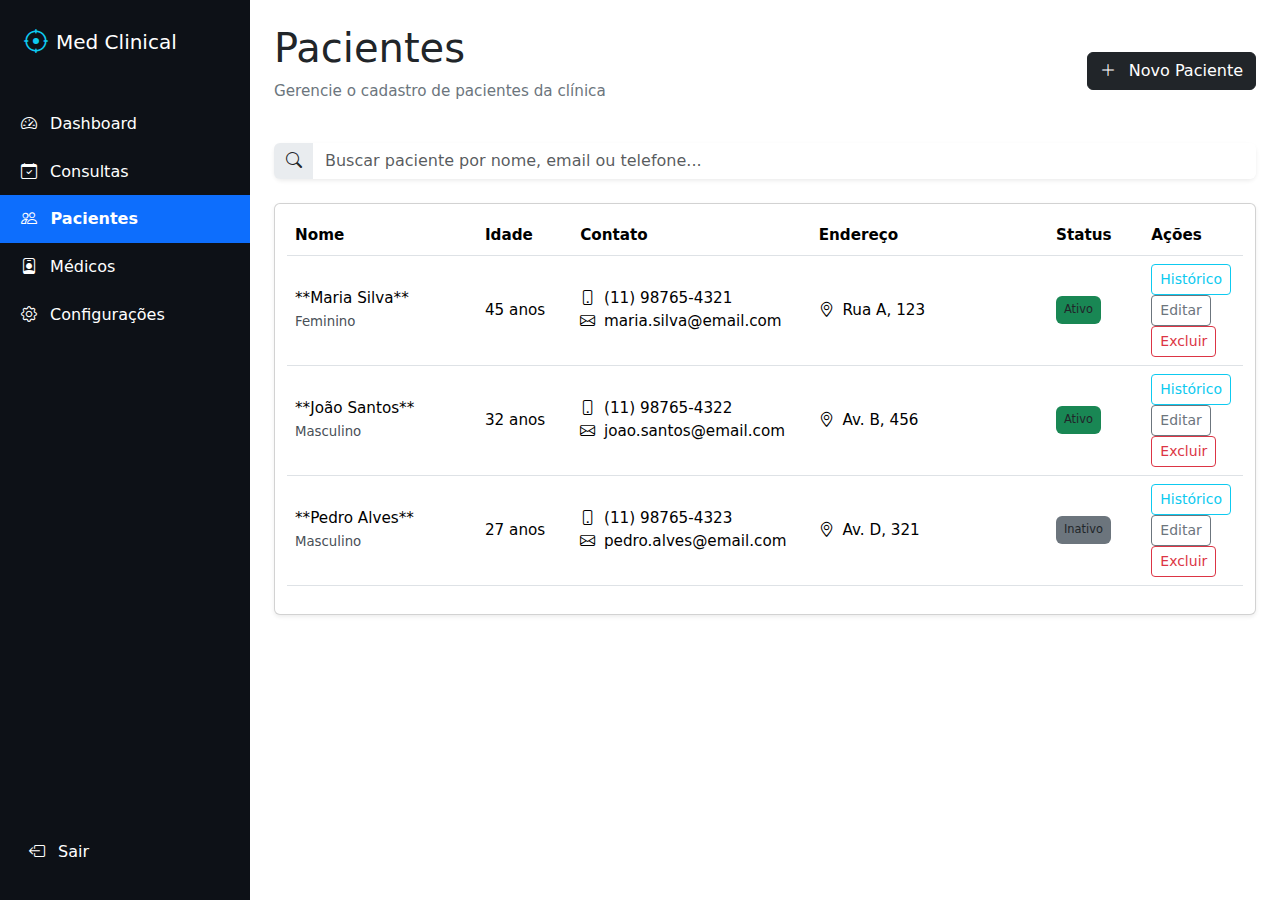
<file: pacientes.html>
<!DOCTYPE html>
<html lang="pt-br"> 
<head>
    <meta charset="UTF-8">
    <meta name="viewport" content="width=device-width, initial-scale=1.0">
    <title>Med Clinical | Pacientes</title>
    <link href="https://cdn.jsdelivr.net/npm/bootstrap@5.3.3/dist/css/bootstrap.min.css" rel="stylesheet">
    <link rel="stylesheet" href="https://cdn.jsdelivr.net/npm/bootstrap-icons@1.11.3/font/bootstrap-icons.min.css">
    <link rel="stylesheet" href="style.css"> 
</head>

<body>

    <div class="d-flex" id="wrapper">
        <div class="sidebar-wrapper bg-dark text-white d-flex flex-column" id="sidebar-wrapper">
            <div class="sidebar-heading p-4 mb-3 d-flex align-items-center">
                <i class="bi bi-crosshair text-info fs-4 me-2"></i>
                <h2 class="h5 mb-0">Med Clinical</h2>
            </div>
            
            <div class="list-group list-group-flush flex-grow-1" id="nav-menu">
                <a href="dashboard.html" class="list-group-item list-group-item-action py-3" data-page="dashboard">
                    <i class="bi bi-speedometer2 me-2"></i> Dashboard
                </a>
                <a href="consultas.html" class="list-group-item list-group-item-action py-3" data-page="consultas">
                    <i class="bi bi-calendar-check me-2"></i> Consultas
                </a>
                <a href="pacientes.html" class="list-group-item list-group-item-action py-3 active" data-page="pacientes">
                    <i class="bi bi-people me-2"></i> Pacientes
                </a>
                <a href="medicos.html" class="list-group-item list-group-item-action py-3" data-page="medicos">
                    <i class="bi bi-person-badge me-2"></i> Médicos
                </a>
                <a href="configuracoes.html" class="list-group-item list-group-item-action py-3" data-page="configuracoes">
                    <i class="bi bi-gear me-2"></i> Configurações
                </a>
            </div>

            <div class="mt-auto p-4">
                <a href="login.html" class="list-group-item list-group-item-action text-white-50">
                    <i class="bi bi-box-arrow-left me-2"></i> Sair
                </a>
            </div>
        </div>

        <div id="page-content-wrapper" class="flex-grow-1 p-4">
            
            <header class="d-flex justify-content-between align-items-center mb-4">
                <div>
                    <h1 class="text-white">Pacientes</h1>
                    <p class="text-secondary">Gerencie o cadastro de pacientes da clínica</p>
                </div>
                <button class="btn btn-dark" data-bs-toggle="modal" data-bs-target="#novoPacienteModal">
                    <i class="bi bi-plus-lg me-2"></i> Novo Paciente
                </button>
            </header>

            <div class="input-group mb-4 shadow-sm rounded-3">
                <span class="input-group-text border-0" id="search-addon"><i class="bi bi-search"></i></span>
                <input type="text" class="form-control border-0" placeholder="Buscar paciente por nome, email ou telefone..." id="searchInput">
            </div>

            <div class="card p-3 shadow-sm text-dark bg-white">
                <div class="table-responsive">
                    <table class="table align-middle">
                        <thead class="border-bottom">
                            <tr>
                                <th style="width: 20%">Nome</th>
                                <th style="width: 10%">Idade</th>
                                <th style="width: 25%">Contato</th>
                                <th style="width: 25%">Endereço</th>
                                <th style="width: 10%">Status</th>
                                <th style="width: 10%">Ações</th>
                            </tr>
                        </thead>
                        <tbody id="pacientesTableBody">
                            
                            <tr data-paciente-id="P001" data-paciente-nome="Maria Silva">
                                <td>**Maria Silva**<br><span class="text-muted small">Feminino</span></td>
                                <td>45 anos</td>
                                <td><i class="bi bi-phone me-1"></i> (11) 98765-4321<br><i class="bi bi-envelope me-1"></i> maria.silva@email.com</td>
                                <td><i class="bi bi-geo-alt me-1"></i> Rua A, 123</td>
                                <td><span class="badge bg-success text-white fw-normal p-2">Ativo</span></td>
                                <td>
                                    <button class="btn btn-sm btn-outline-info me-1 btn-historico-paciente">Histórico</button>
                                    <button class="btn btn-sm btn-outline-secondary me-1 btn-editar-paciente" data-bs-toggle="modal" data-bs-target="#editarPacienteModal">Editar</button>
                                    <button class="btn btn-sm btn-outline-danger btn-excluir-paciente" data-bs-toggle="modal" data-bs-target="#excluirPacienteModal">Excluir</button>
                                </td>
                            </tr>
                            
                            <tr data-paciente-id="P002" data-paciente-nome="João Santos">
                                <td>**João Santos**<br><span class="text-muted small">Masculino</span></td>
                                <td>32 anos</td>
                                <td><i class="bi bi-phone me-1"></i> (11) 98765-4322<br><i class="bi bi-envelope me-1"></i> joao.santos@email.com</td>
                                <td><i class="bi bi-geo-alt me-1"></i> Av. B, 456</td>
                                <td><span class="badge bg-success text-white fw-normal p-2">Ativo</span></td>
                                <td>
                                    <button class="btn btn-sm btn-outline-info me-1 btn-historico-paciente">Histórico</button>
                                    <button class="btn btn-sm btn-outline-secondary me-1 btn-editar-paciente" data-bs-toggle="modal" data-bs-target="#editarPacienteModal">Editar</button>
                                    <button class="btn btn-sm btn-outline-danger btn-excluir-paciente" data-bs-toggle="modal" data-bs-target="#excluirPacienteModal">Excluir</button>
                                </td>
                            </tr>

                            <tr data-paciente-id="P003" data-paciente-nome="Pedro Alves">
                                <td>**Pedro Alves**<br><span class="text-muted small">Masculino</span></td>
                                <td>27 anos</td>
                                <td><i class="bi bi-phone me-1"></i> (11) 98765-4323<br><i class="bi bi-envelope me-1"></i> pedro.alves@email.com</td>
                                <td><i class="bi bi-geo-alt me-1"></i> Av. D, 321</td>
                                <td><span class="badge bg-secondary text-white fw-normal p-2">Inativo</span></td>
                                <td>
                                    <button class="btn btn-sm btn-outline-info me-1 btn-historico-paciente">Histórico</button>
                                    <button class="btn btn-sm btn-outline-secondary me-1 btn-editar-paciente" data-bs-toggle="modal" data-bs-target="#editarPacienteModal">Editar</button>
                                    <button class="btn btn-sm btn-outline-danger btn-excluir-paciente" data-bs-toggle="modal" data-bs-target="#excluirPacienteModal">Excluir</button>
                                </td>
                            </tr>
                            
                        </tbody>
                    </table>
                </div>
            </div>

        </div>
    </div>
    
    <div class="modal fade" id="novoPacienteModal" tabindex="-1" aria-labelledby="novoPacienteModalLabel" aria-hidden="true">
        <div class="modal-dialog modal-lg modal-dialog-centered">
            <div class="modal-content text-dark bg-white" data-bs-theme="light"> 
                <div class="modal-header border-0 pb-0">
                    <h5 class="modal-title fw-bold" id="novoPacienteModalLabel">Cadastrar Novo Paciente</h5>
                    <button type="button" class="btn-close" data-bs-dismiss="modal" aria-label="Close"></button>
                </div>
                <div class="modal-body pt-0">
                    <form id="novoPacienteForm">
                        <div class="row mb-3">
                            <div class="col-md-6 mb-3">
                                <label for="nomeCompleto" class="form-label fw-bold">Nome Completo</label>
                                <input type="text" class="form-control form-control-lg" id="nomeCompleto" placeholder="Digite o nome completo" required>
                            </div>
                            <div class="col-md-6 mb-3">
                                <label for="idade" class="form-label fw-bold">Idade</label>
                                <input type="number" class="form-control form-control-lg" id="idade" placeholder="Digite a idade" required>
                            </div>
                        </div>

                        <div class="row mb-3">
                            <div class="col-md-6 mb-3">
                                <label for="genero" class="form-label fw-bold">Gênero</label>
                                <input type="text" class="form-control form-control-lg" id="genero" placeholder="Masculino/Feminino/Outro" required>
                            </div>
                            <div class="col-md-6 mb-3">
                                <label for="telefone" class="form-label fw-bold">Telefone</label>
                                <input type="tel" class="form-control form-control-lg" id="telefone" placeholder="(00) 00000-0000" required>
                            </div>
                        </div>

                        <div class="row mb-4">
                            <div class="col-md-6 mb-3">
                                <label for="email" class="form-label fw-bold">Email</label>
                                <input type="email" class="form-control form-control-lg" id="email" placeholder="email@exemplo.com" required>
                            </div>
                            <div class="col-md-6 mb-3">
                                <label for="endereco" class="form-label fw-bold">Endereço</label>
                                <input type="text" class="form-control form-control-lg" id="endereco" placeholder="Digite o endereço" required>
                            </div>
                        </div>
                        
                        <div class="row mb-4">
                            <div class="col-md-6 mb-3">
                                <label for="statusNovo" class="form-label fw-bold">Status</label>
                                <select class="form-select form-select-lg" id="statusNovo" required>
                                    <option value="ativo" selected>Ativo</option>
                                    <option value="inativo">Inativo</option>
                                </select>
                            </div>
                        </div>
                        
                        <div class="d-flex justify-content-end gap-3">
                            <button type="button" class="btn btn-outline-secondary px-4" data-bs-dismiss="modal">Cancelar</button>
                            <button type="submit" class="btn btn-dark px-4">Salvar Paciente</button>
                        </div>
                    </form>
                </div>
            </div>
        </div>
    </div>
    <div class="modal fade" id="editarPacienteModal" tabindex="-1" aria-labelledby="editarPacienteModalLabel" aria-hidden="true">
        <div class="modal-dialog modal-lg modal-dialog-centered">
            <div class="modal-content text-dark bg-white" data-bs-theme="light"> 
                <div class="modal-header border-0 pb-0">
                    <h5 class="modal-title fw-bold" id="editarPacienteModalLabel">Editar Cadastro de Paciente</h5>
                    <button type="button" class="btn-close" data-bs-dismiss="modal" aria-label="Close"></button>
                </div>
                <div class="modal-body pt-0">
                    <form id="edicaoPacienteForm">
                        <div class="row mb-3">
                            <div class="col-md-8 mb-3">
                                <label for="nomeEdit" class="form-label fw-bold">Nome Completo</label>
                                <input type="text" class="form-control form-control-lg" id="nomeEdit" value="Maria Silva" required>
                            </div>
                            <div class="col-md-4 mb-3">
                                <label for="idadeEdit" class="form-label fw-bold">Idade</label>
                                <input type="number" class="form-control form-control-lg" id="idadeEdit" value="35" required>
                            </div>
                        </div>

                        <div class="row mb-3">
                            <div class="col-md-6 mb-3">
                                <label for="cpfEdit" class="form-label fw-bold">CPF</label>
                                <input type="text" class="form-control form-control-lg" id="cpfEdit" value="111.222.333-44" required>
                            </div>
                            <div class="col-md-6 mb-3">
                                <label for="telefoneEdit" class="form-label fw-bold">Telefone</label>
                                <input type="tel" class="form-control form-control-lg" id="telefoneEdit" value="(11) 98765-4321" required>
                            </div>
                        </div>
                        
                        <div class="mb-4">
                            <label for="enderecoEdit" class="form-label fw-bold">Endereço Completo</label>
                            <input type="text" class="form-control form-control-lg" id="enderecoEdit" value="Rua das Flores, 123, São Paulo - SP" required>
                        </div>
                        
                        <div class="row mb-4">
                            <div class="col-md-6 mb-3">
                                <label for="statusEdit" class="form-label fw-bold">Status</label>
                                <select class="form-select form-select-lg" id="statusEdit" required>
                                    <option value="ativo">Ativo</option>
                                    <option value="inativo">Inativo</option>
                                </select>
                            </div>
                        </div>
                        
                        <div class="d-flex justify-content-end gap-3">
                            <button type="button" class="btn btn-outline-secondary px-4" data-bs-dismiss="modal">Cancelar</button>
                            <button type="submit" class="btn btn-dark px-4">Salvar Alterações</button>
                        </div>
                    </form>
                </div>
            </div>
        </div>
    </div>
    <div class="modal fade" id="excluirPacienteModal" tabindex="-1" aria-labelledby="excluirPacienteModalLabel" aria-hidden="true">
        <div class="modal-dialog modal-sm modal-dialog-centered">
            <div class="modal-content text-dark bg-white" data-bs-theme="light"> 
                <div class="modal-header border-0">
                    <h5 class="modal-title fw-bold" id="excluirPacienteModalLabel">Confirmar Exclusão</h5>
                    <button type="button" class="btn-close" data-bs-dismiss="modal" aria-label="Close"></button>
                </div>
                <div class="modal-body">
                    <p>Tem certeza que deseja **excluir** o paciente <span id="paciente-nome-excluir" class="fw-bold"></span>?</p>
                    <p class="text-danger small">Esta ação não pode ser desfeita e removerá todas as informações de agendamento ligadas a este paciente.</p>
                    <div class="d-flex justify-content-end gap-2">
                        <button type="button" class="btn btn-outline-secondary" data-bs-dismiss="modal">Não, Manter</button>
                        <button type="button" class="btn btn-danger" id="confirmarExclusaoPaciente">Sim, Excluir</button>
                    </div>
                </div>
            </div>
        </div>
    </div>
    <script src="https://code.jquery.com/jquery-3.7.1.min.js"></script>
    <script src="https://cdn.jsdelivr.net/npm/bootstrap@5.3.3/dist/js/bootstrap.bundle.min.js"></script>
    <script src="script.js"></script> 
</body>
</html>
</file>
<file: style.css>
/*
 * style.css
 * Configurações de estilo personalizadas para Med Clinical
 * Tema: Dark Mode principal com Light Mode no conteúdo de Consultas/Pacientes/Médicos/Configurações.
 */

/* ======================================================= */
/* 0. AJUSTE GERAL DE FONTE E DENSIDADE DO CONTEÚDO PRINCIPAL */
/* ======================================================= */

/* Reduz o tamanho da fonte base para compactar o CONTEÚDO PRINCIPAL (LADO DIREITO) */
#page-content-wrapper {
    font-size: 0.95rem; 
}
/* Mantém o menu lateral com o tamanho base padrão do Bootstrap (1rem) */
#sidebar-wrapper {
    font-size: 1rem; 
}

/* Reduz o tamanho da fonte para os títulos e métricas no Dashboard/Conteúdo */
#page-content-wrapper .card .display-6 {
    font-size: 2.4rem !important; /* Ligeira redução */
}
#page-content-wrapper .card .h5, #page-content-wrapper .card h5 {
    font-size: 1.1rem !important; 
}
#page-content-wrapper .card .h6, #page-content-wrapper .card h6 {
    font-size: 0.85rem !important; 
}
/* Reduz o padding dos cards de métricas (p-3 vira p-2) */
#page-content-wrapper .card {
    padding: 0.75rem !important;
}


/* ======================================================= */
/* 1. VARIÁVEIS, CORES E LEGIBILIDADE GLOBAL */
/* ======================================================= */

:root {
    /* Cor roxa personalizada para "Médicos Ativos" */
    --bs-purple: #8f00ff; 
    /* Cor do fundo do Sidebar */
    --sidebar-bg-dark: #0d1117;
}

.text-purple {
    color: var(--bs-purple) !important;
}

/* Fundo Geral: Dark Mode para index/dashboard (definido pelo data-bs-theme="dark") */
body[data-bs-theme="dark"] {
    background-color: var(--bs-body-bg); 
}
/* Fundo para as demais páginas (sem data-bs-theme) */
body:not([data-bs-theme="dark"]) {
    background-color: var(--bs-white); 
}

/* Garante que os Cards sejam brancos em qualquer tema */
.card {
    background-color: white !important; 
    color: var(--bs-dark) !important; 
}

/* * AJUSTE DE LEGIBILIDADE * *
 * Força cores escuras em textos leves (muted, secondary) dentro de cards CLAROS
 */
.card .text-muted, 
.card .text-secondary,
.card .card-subtitle,
.card .form-label.text-muted {
    color: #6c757d !important;
}

.card .small {
    color: #495057 !important;
}

/* Ajuste nos inputs no Login e Modal (cor de fundo cinza nos ícones/addons) */
.input-group-text {
    background-color: var(--bs-gray-200); 
    color: var(--bs-dark);
}

/* Estilo para o Avatar Redondo (Iniciais dos Médicos) */
.avatar {
    width: 45px;
    height: 45px;
    border-radius: 50%;
    display: flex;
    justify-content: center;
    align-items: center;
    font-size: 1rem;
    font-weight: bold;
    flex-shrink: 0;
}


/* ======================================================= */
/* 2. SIDEBAR STYLES (REVERTIDO PARA O TAMANHO ORIGINAL) */
/* ======================================================= */

#sidebar-wrapper {
    min-height: 100vh;
    width: 250px; 
    background-color: var(--sidebar-bg-dark) !important; 
    position: fixed; 
    top: 0;
    left: 0;
    z-index: 1000;
}

/* PADDING ORIGINAL (py-3) */
.sidebar-wrapper .list-group-item {
    padding-top: 0.75rem !important; 
    padding-bottom: 0.75rem !important;
    background-color: var(--sidebar-bg-dark);
    color: #fff !important; 
    border: none;
    border-left: 5px solid transparent; 
    transition: all 0.2s;
}
/* Cabeçalho do Sidebar (p-4 mb-3) */
.sidebar-wrapper .sidebar-heading {
    padding: 1.5rem !important;
    margin-bottom: 1rem !important;
}

.sidebar-wrapper .list-group-item.active {
    background-color: var(--bs-primary) !important; 
    color: #fff !important;
    font-weight: bold;
    border-left: 5px solid var(--bs-primary); 
}

.sidebar-wrapper .list-group-item:hover {
    background-color: rgba(255, 255, 255, 0.1); 
    color: #fff !important;
}

/* Conteúdo Principal */
#page-content-wrapper {
    margin-left: 250px; 
    padding-top: 20px;
}

/* Títulos do Conteúdo (Para páginas CLARAS) */
html:not([data-bs-theme="dark"]) #page-content-wrapper .text-white,
html:not([data-bs-theme="dark"]) #page-content-wrapper h1,
html:not([data-bs-theme="dark"]) #page-content-wrapper h5 {
    color: var(--bs-dark) !important;
}


/* ======================================================= */
/* 3. MODAIS (Consultas, Pacientes, Médicos) - CORREÇÃO DE CORTE */
/* ======================================================= */

/* Reduz o tamanho do modal de lg para md */
#novaConsultaModal .modal-dialog,
#novoPacienteModal .modal-dialog,
#novoMedicoModal .modal-dialog {
    max-width: 600px !important; 
}

/* ** CORREÇÃO DE TEXTO CORTADO NO PLACEHOLDER ** */
#novaConsultaModal .form-select-lg,
#novaConsultaModal .input-group-lg > .form-control,
#novoPacienteModal .form-control-lg, 
#novoMedicoModal .form-control-lg { 
    padding: 0.6rem 1rem; /* Aumenta padding vertical para evitar corte */
    height: auto;        
    min-height: calc(2.4rem + 2px); /* Garante altura mínima para acomodar o texto */
    font-size: 0.95rem; 
}
/* FIM DA CORREÇÃO DE CORTE */

/* Reduz o padding dos botões de ação e margem inferior do formulário */
#novaConsultaModal .btn-lg,
#novoPacienteModal .btn-lg,
#novoMedicoModal .btn-lg {
    padding: 0.5rem 1rem;
    font-size: 1rem;
}
#novaConsultaModal .mb-3,
#novoPacienteModal .mb-3,
#novoMedicoModal .mb-3 {
    margin-bottom: 0.8rem !important; 
}


/* ======================================================= */
/* 4. ESTRUTURA DE GRÁFICOS (Placeholder Limpo) */
/* ======================================================= */

.chart-placeholder-clean {
    height: 200px; 
    background-color: #f8f9fa; 
    border-radius: 5px;
    border: 1px solid #dee2e6;
}

/* ======================================================= */
/* 5. RESPONSIVIDADE */
/* ======================================================= */

@media (max-width: 768px) {
    #sidebar-wrapper {
        width: 100%;
        position: relative;
        min-height: auto;
    }
    #page-content-wrapper {
        margin-left: 0;
        padding-top: 10px;
    }
}
</file>
